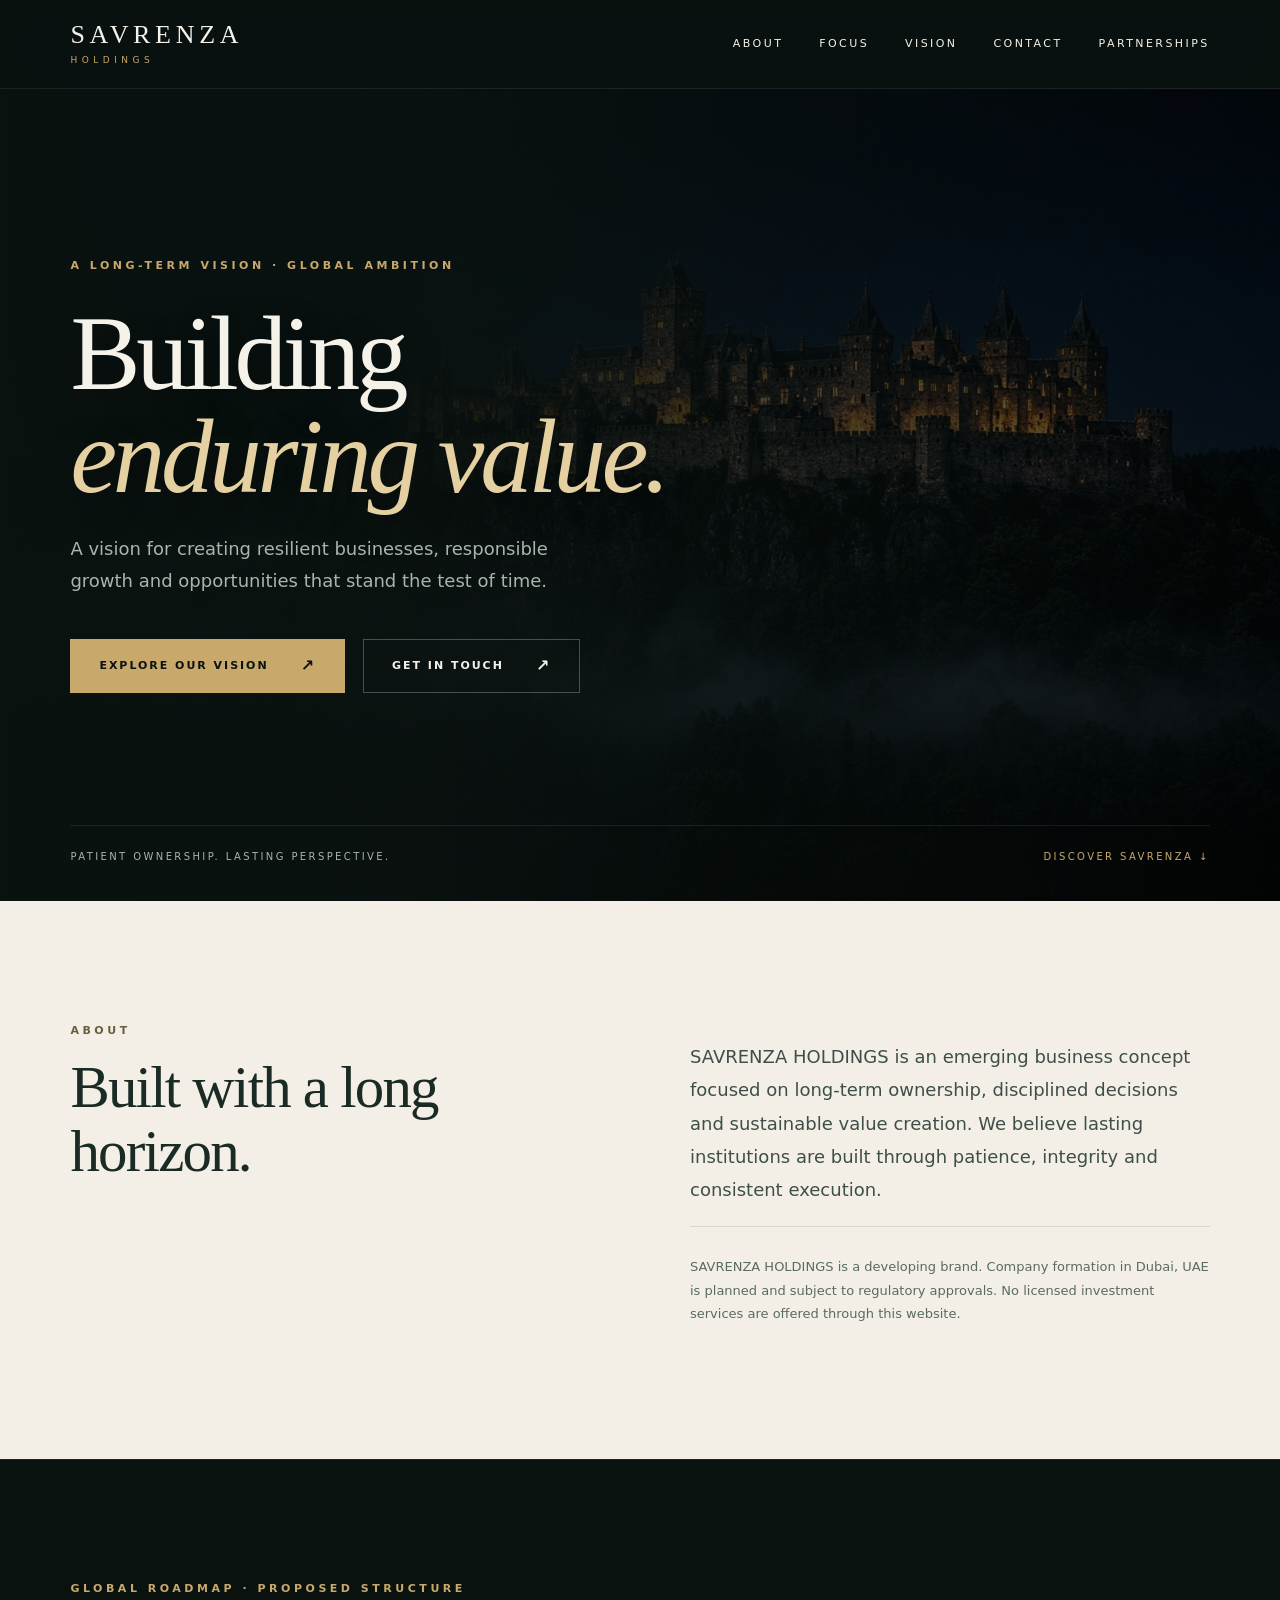
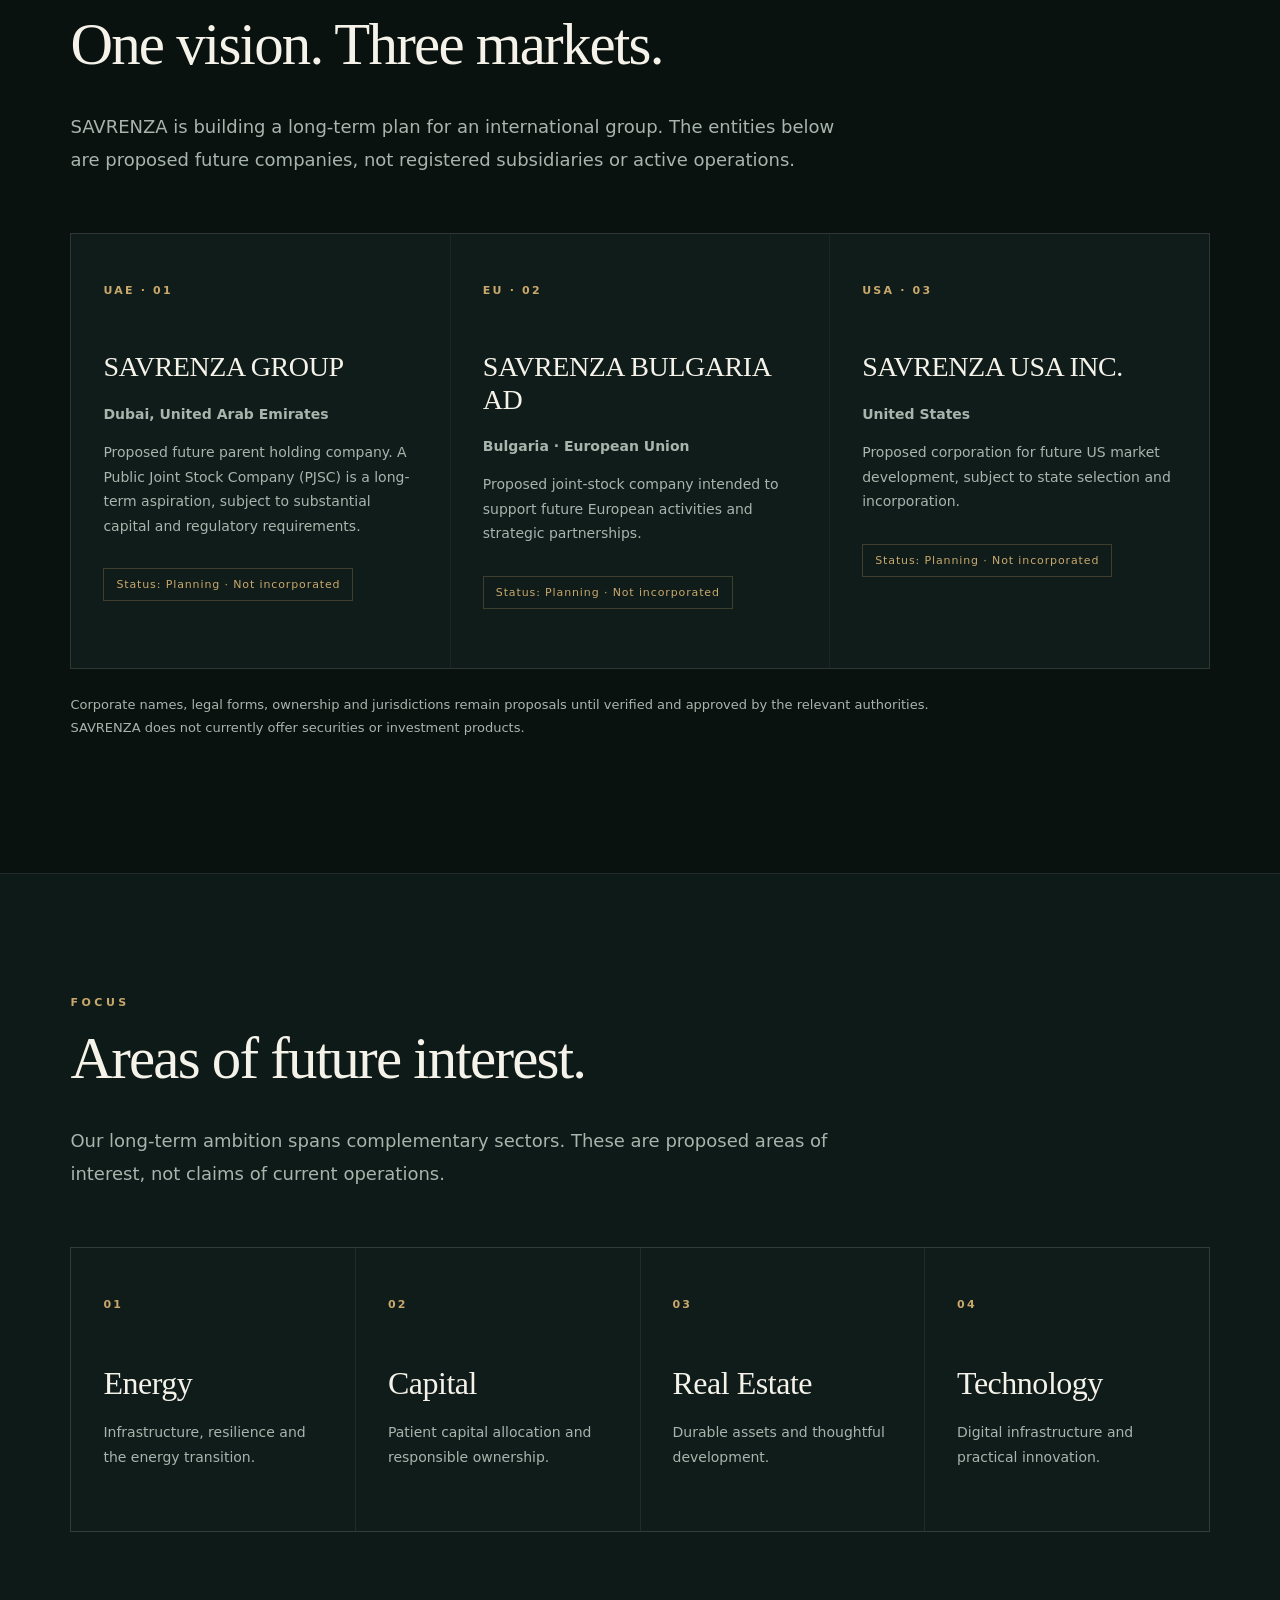
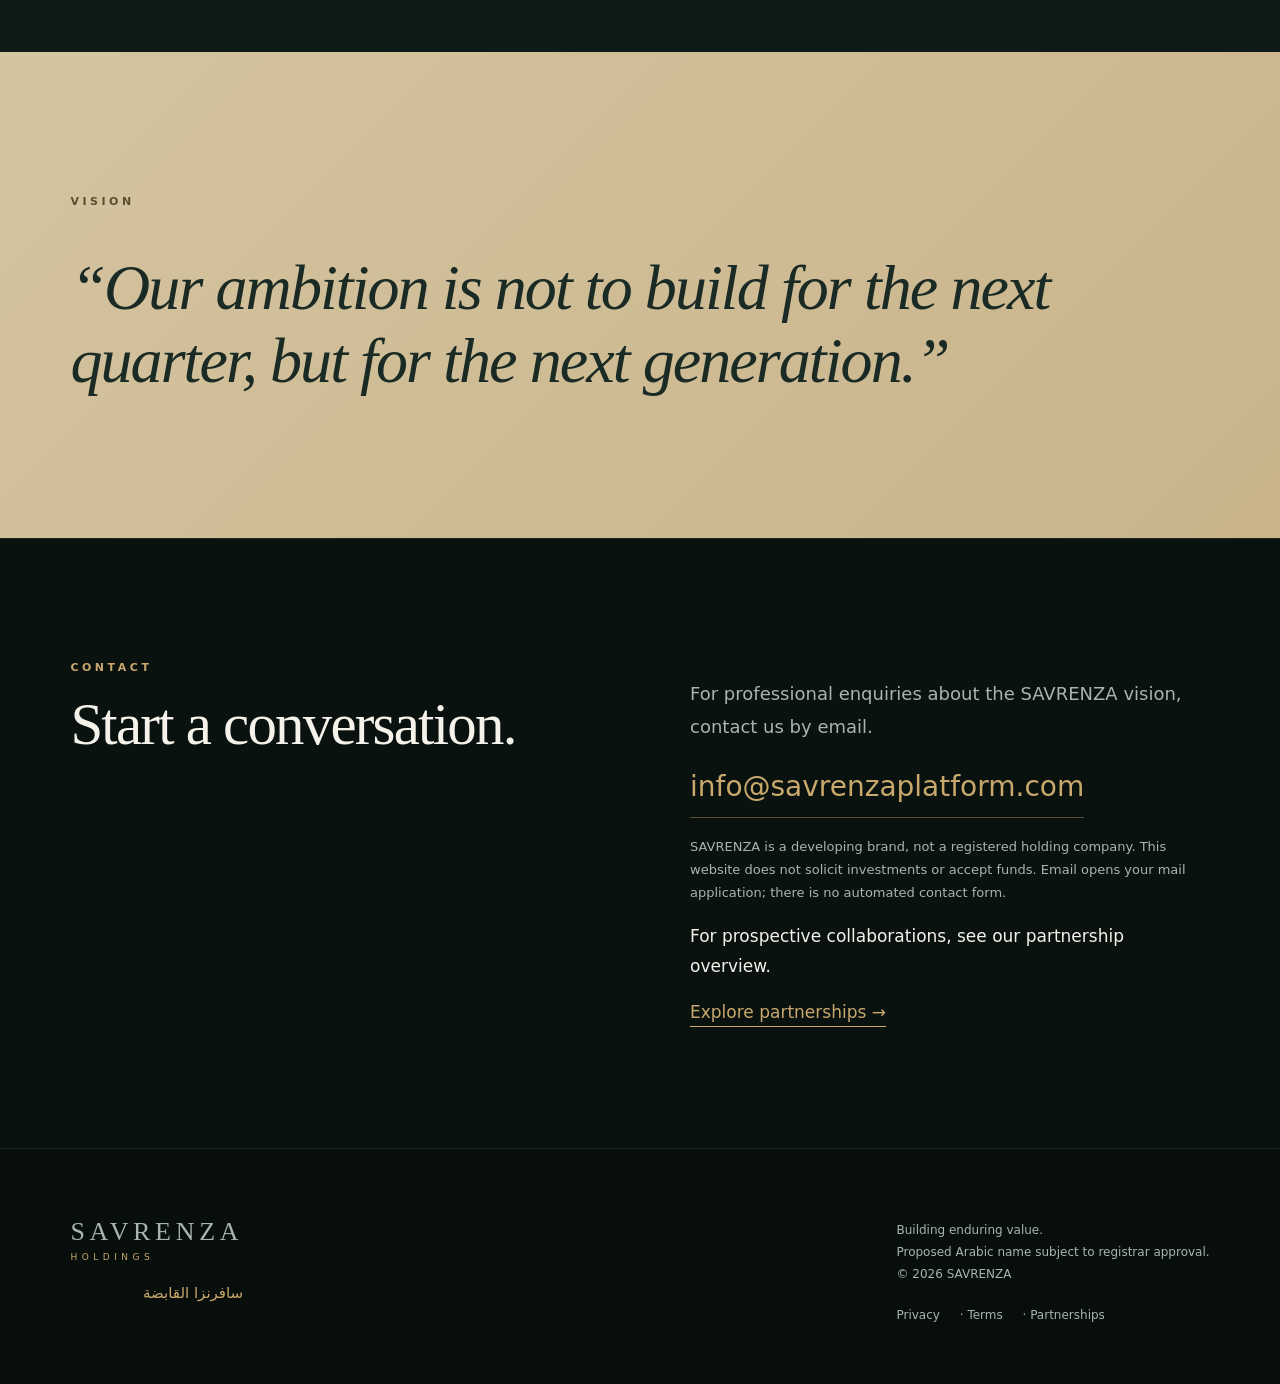
<file: index.html>
<!DOCTYPE html>
<html lang="en"><head><meta charset="utf-8"/><meta content="width=device-width, initial-scale=1" name="viewport"/><meta content="#101c1a" name="theme-color"/><meta content="SAVRENZA is a developing business brand with a long-term vision for responsible ownership, energy, technology and enduring value." name="description"/><meta content="index,follow" name="robots"/><link href="https://savrenzaplatform.com/" rel="canonical"/><meta content="website" property="og:type"/><meta content="SAVRENZA — Building Enduring Value" property="og:title"/><meta content="A long-term vision for responsible growth, resilient businesses and enduring value." property="og:description"/><meta content="https://savrenzaplatform.com/" property="og:url"/><meta content="summary" name="twitter:card"/><link href="/assets/favicon.svg" rel="icon" type="image/svg+xml"/><title>SAVRENZA HOLDINGS — Building Enduring Value</title><link rel="stylesheet" href="/assets/holdings-v5.css"/></head><body><a class="skip-link" href="#main-content">Skip to main content</a><header><div class="wrap nav"><a aria-label="SAVRENZA HOLDINGS" class="brand" href="#top">SAVRENZA<small>HOLDINGS</small></a><nav aria-label="Primary navigation" class="navlinks" id="primary-nav"><a data-i="navAbout" href="#about">About</a><a data-i="navFocus" href="#focus">Focus</a><a data-i="navVision" href="#vision">Vision</a><a data-i="navContact" href="#contact">Contact</a><a href="partnerships.html">Partnerships</a></nav><div class="nav-controls"><button aria-controls="primary-nav" aria-expanded="false" aria-label="Open navigation" class="menu-toggle" id="menu-toggle" type="button">Menu</button></div></div></header><main id="main-content"><div id="top"></div><div class="hero"><img class="hero-photo" src="/assets/hero-fortress.jpg" alt=""><div class="hero-shade" aria-hidden="true"></div><div class="hero-art" aria-hidden="true"></div><div class="wrap"><div class="eyebrow" data-i="eyebrow">A long-term vision · Global ambition</div><h1>Building<br/><em>enduring value.</em></h1><p data-i="intro">A vision for creating resilient businesses, responsible growth and opportunities that stand the test of time.</p><div class="actions"><a class="button" data-i="explore" href="#about">Explore our vision</a><a class="button secondary" data-i="connect" href="#contact">Get in touch</a></div></div><div class="hero-bottom"><span>Patient ownership. Lasting perspective.</span><a href="#about">Discover Savrenza ↓</a></div></div><section id="about"><div class="wrap two"><div><div class="eyebrow" data-i="navAbout">About</div><h2 data-i="aboutTitle">Built with a long horizon.</h2></div><div><p class="lead" data-i="aboutText">SAVRENZA HOLDINGS is an emerging business concept focused on long-term ownership, disciplined decisions and sustainable value creation. We believe lasting institutions are built through patience, integrity and consistent execution.</p><p class="note" data-i="status">SAVRENZA HOLDINGS is a developing brand. Company formation in Dubai, UAE is planned and subject to regulatory approvals. No licensed investment services are offered through this website.</p></div></div></section><section id="global-structure" aria-labelledby="global-structure-title"><div class="wrap"><div class="eyebrow">GLOBAL ROADMAP · PROPOSED STRUCTURE</div><h2 id="global-structure-title">One vision. Three markets.</h2><p class="lead">SAVRENZA is building a long-term plan for an international group. The entities below are proposed future companies, not registered subsidiaries or active operations.</p><div class="grid"><article class="card"><span class="num">UAE · 01</span><h3>SAVRENZA GROUP</h3><p><strong>Dubai, United Arab Emirates</strong></p><p>Proposed future parent holding company. A Public Joint Stock Company (PJSC) is a long-term aspiration, subject to substantial capital and regulatory requirements.</p><p class="note">Status: Planning · Not incorporated</p></article><article class="card"><span class="num">EU · 02</span><h3>SAVRENZA BULGARIA AD</h3><p><strong>Bulgaria · European Union</strong></p><p>Proposed joint-stock company intended to support future European activities and strategic partnerships.</p><p class="note">Status: Planning · Not incorporated</p></article><article class="card"><span class="num">USA · 03</span><h3>SAVRENZA USA INC.</h3><p><strong>United States</strong></p><p>Proposed corporation for future US market development, subject to state selection and incorporation.</p><p class="note">Status: Planning · Not incorporated</p></article></div><p class="note" style="margin-top:24px">Corporate names, legal forms, ownership and jurisdictions remain proposals until verified and approved by the relevant authorities. SAVRENZA does not currently offer securities or investment products.</p></div></section><section id="focus"><div class="wrap"><div class="eyebrow" data-i="navFocus">Focus</div><h2 data-i="focusTitle">Areas of future interest.</h2><p class="lead" data-i="focusIntro">Our long-term ambition spans complementary sectors. These are proposed areas of interest, not claims of current operations.</p><div class="grid"><article class="card"><span class="num">01</span><h3 data-i="energy">Energy</h3><p data-i="energyText">Infrastructure, resilience and the energy transition.</p></article><article class="card"><span class="num">02</span><h3 data-i="capital">Capital</h3><p data-i="capitalText">Patient capital allocation and responsible ownership.</p></article><article class="card"><span class="num">03</span><h3 data-i="realestate">Real Estate</h3><p data-i="realestateText">Durable assets and thoughtful development.</p></article><article class="card"><span class="num">04</span><h3 data-i="tech">Technology</h3><p data-i="techText">Digital infrastructure and practical innovation.</p></article></div></div></section><section class="statement" id="vision"><div class="wrap"><div class="eyebrow" data-i="navVision">Vision</div><blockquote data-i="quote">“Our ambition is not to build for the next quarter, but for the next generation.”</blockquote></div></section><section id="contact"><div class="wrap two"><div><div class="eyebrow" data-i="navContact">Contact</div><h2 data-i="contactTitle">Start a conversation.</h2></div><div><p class="lead" data-i="contactText">For professional enquiries about the SAVRENZA vision, contact us by email.</p><p><a class="contact-link" href="mailto:info@savrenzaplatform.com">info@savrenzaplatform.com</a></p><p class="note" data-i="contactNote">SAVRENZA is a developing brand, not a registered holding company. This website does not solicit investments or accept funds. Email opens your mail application; there is no automated contact form.</p><p>For prospective collaborations, see our partnership overview.</p><a href="partnerships.html">Explore partnerships →</a></div></div></section></main><footer><div class="wrap foot"><div><div class="brand">SAVRENZA<small>HOLDINGS</small></div><div class="arabic" dir="rtl" lang="ar">سافرنزا القابضة</div></div><div><span data-i="footer">Building enduring value.</span><br/><span data-i="legal">Proposed Arabic name subject to registrar approval.</span><br/>© <span id="year">2026</span> SAVRENZA<p><a href="privacy.html">Privacy</a> · <a href="terms.html">Terms</a> · <a href="partnerships.html">Partnerships</a></p></div></div></footer><script defer="" src="assets/holdings-accessibility.js"></script></body></html>
</file>
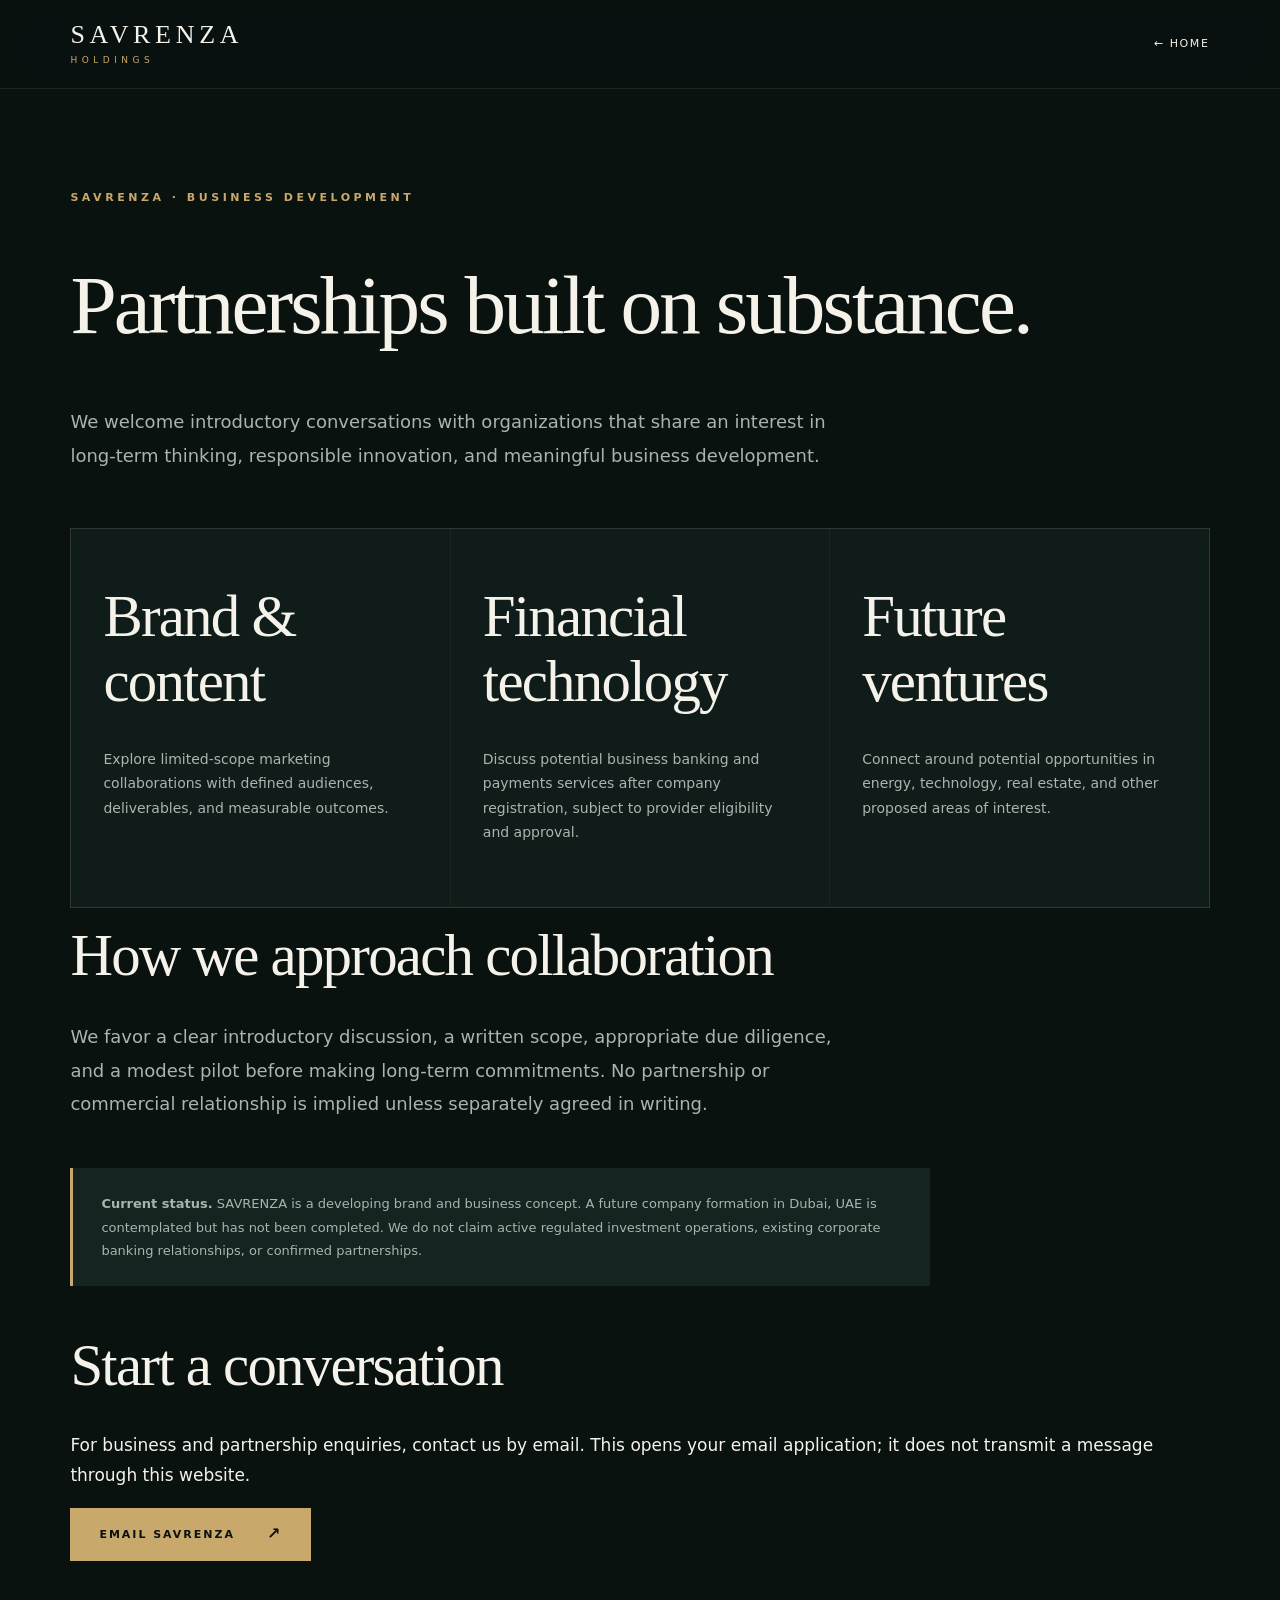
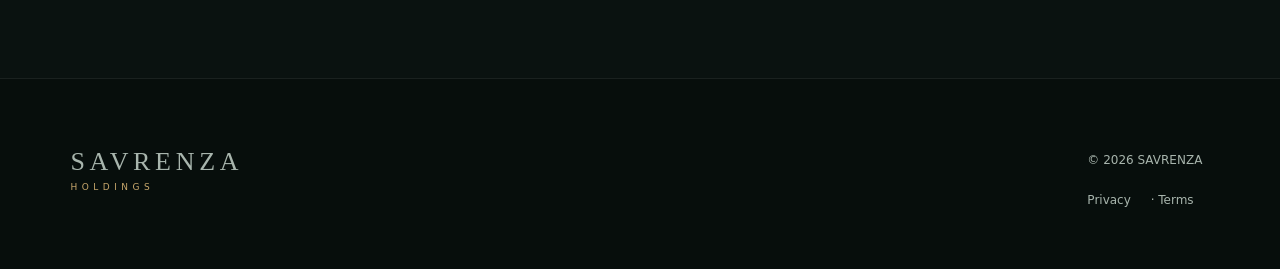
<file: partnerships.html>
<!doctype html>
<html lang="en">
<head>
  <meta charset="utf-8">
  <meta name="viewport" content="width=device-width,initial-scale=1">
  <meta name="description" content="Explore potential collaborations with SAVRENZA HOLDINGS, a developing long-term business concept.">
  <meta name="theme-color" content="#0a1210">
  <link rel="canonical" href="https://savrenzaplatform.com/partnerships.html">
  <link rel="icon" href="/assets/favicon.svg" type="image/svg+xml">
  <title>Partnerships | SAVRENZA HOLDINGS</title>
  <link rel="stylesheet" href="/assets/holdings-v5.css">
</head>
<body class="partnership-page">
  <a class="skip-link" href="#main-content">Skip to main content</a>
  <header>
    <div class="wrap nav">
      <a aria-label="SAVRENZA HOLDINGS" class="brand" href="/">SAVRENZA<small>HOLDINGS</small></a>
      <a href="/" style="margin-left:auto; letter-spacing:0.15em; text-transform:uppercase; font-size:11px;">← Home</a>
    </div>
  </header>
  <main id="main-content" class="wrap">
    <div class="eyebrow">SAVRENZA · Business development</div>
    <h1>Partnerships built on substance.</h1>
    <p class="lead">We welcome introductory conversations with organizations that share an interest in long-term thinking, responsible innovation, and meaningful business development.</p>
    <div class="grid">
      <article class="card">
        <h2>Brand & content</h2>
        <p>Explore limited-scope marketing collaborations with defined audiences, deliverables, and measurable outcomes.</p>
      </article>
      <article class="card">
        <h2>Financial technology</h2>
        <p>Discuss potential business banking and payments services after company registration, subject to provider eligibility and approval.</p>
      </article>
      <article class="card">
        <h2>Future ventures</h2>
        <p>Connect around potential opportunities in energy, technology, real estate, and other proposed areas of interest.</p>
      </article>
    </div>
    <h2>How we approach collaboration</h2>
    <p class="lead">We favor a clear introductory discussion, a written scope, appropriate due diligence, and a modest pilot before making long-term commitments. No partnership or commercial relationship is implied unless separately agreed in writing.</p>
    <div class="note" style="border-left:3px solid var(--gold); padding:24px 28px; background:var(--panel); margin:48px 0;">
      <strong>Current status.</strong> SAVRENZA is a developing brand and business concept. A future company formation in Dubai, UAE is contemplated but has not been completed. We do not claim active regulated investment operations, existing corporate banking relationships, or confirmed partnerships.
    </div>
    <h2>Start a conversation</h2>
    <p>For business and partnership enquiries, contact us by email. This opens your email application; it does not transmit a message through this website.</p>
    <p><a class="button" href="mailto:info@savrenzaplatform.com?subject=SAVRENZA%20Partnership%20Enquiry">Email SAVRENZA</a></p>
  </main>
  <footer>
    <div class="wrap foot">
      <div>
        <div class="brand">SAVRENZA<small>HOLDINGS</small></div>
      </div>
      <div>
        <span>© 2026 SAVRENZA</span>
        <p><a href="privacy.html">Privacy</a> · <a href="terms.html">Terms</a></p>
      </div>
    </div>
  </footer>
</body>
</html>
</file>
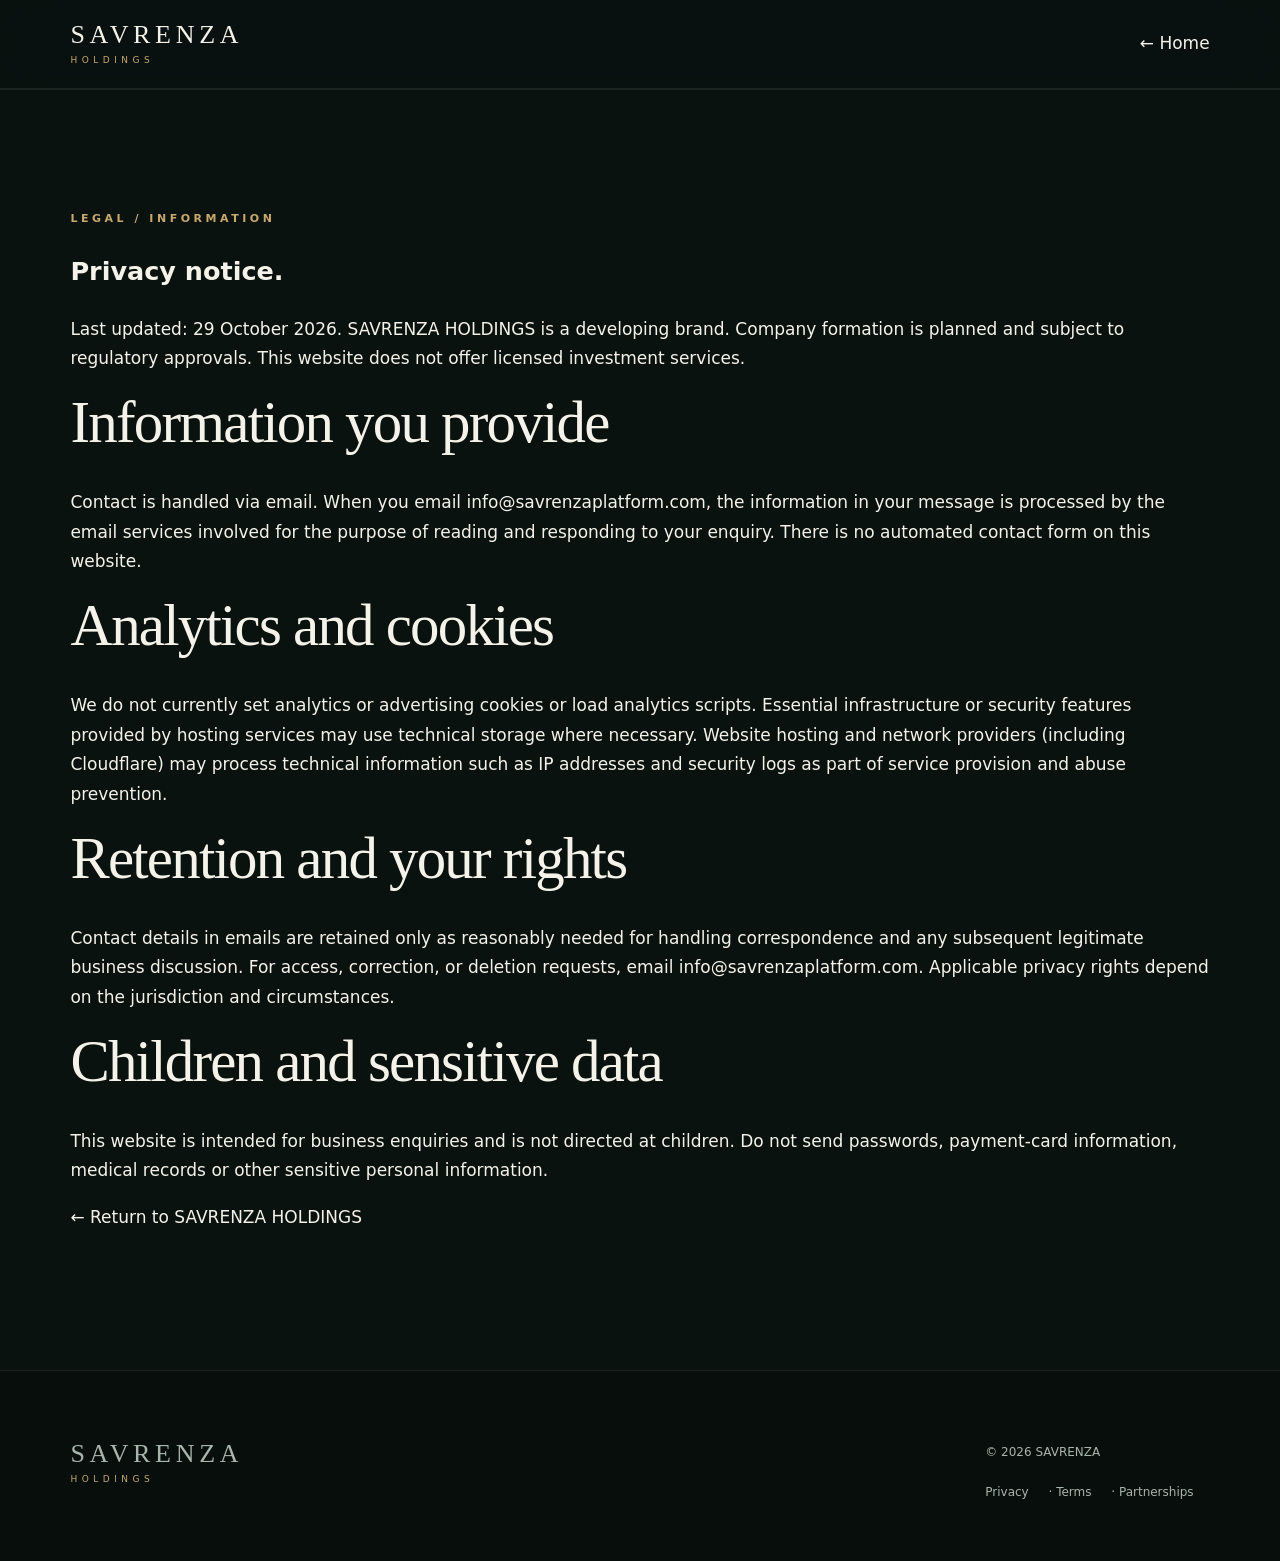
<file: privacy.html>
<!doctype html>
<html lang="en">
<head>
  <meta charset="utf-8">
  <meta name="viewport" content="width=device-width,initial-scale=1">
  <meta name="robots" content="index,follow">
  <meta name="theme-color" content="#101c1a">
  <title>Privacy Notice | SAVRENZA HOLDINGS</title>
  <meta name="description" content="Privacy notice for the SAVRENZA HOLDINGS developing brand website.">
  <link rel="canonical" href="https://savrenzaplatform.com/privacy.html">
  <link rel="icon" href="/assets/favicon.svg" type="image/svg+xml">
  <link rel="stylesheet" href="/assets/holdings-v5.css">
</head>
<body>
  <a class="skip-link" href="#main-content">Skip to main content</a>
  <header>
    <div class="wrap nav">
      <a aria-label="SAVRENZA HOLDINGS" class="brand" href="/">SAVRENZA<small>HOLDINGS</small></a>
      <a href="/" style="margin-left:auto">← Home</a>
    </div>
  </header>
  <main id="main-content">
    <section>
      <div class="wrap">
        <div class="eyebrow">LEGAL / INFORMATION</div>
        <h1>Privacy notice.</h1>
        <p>Last updated: 29 October 2026. SAVRENZA HOLDINGS is a developing brand. Company formation is planned and subject to regulatory approvals. This website does not offer licensed investment services.</p>

        <h2>Information you provide</h2>
        <p>Contact is handled via email. When you email <a href="mailto:info@savrenzaplatform.com">info@savrenzaplatform.com</a>, the information in your message is processed by the email services involved for the purpose of reading and responding to your enquiry. There is no automated contact form on this website.</p>

        <h2>Analytics and cookies</h2>
        <p>We do not currently set analytics or advertising cookies or load analytics scripts. Essential infrastructure or security features provided by hosting services may use technical storage where necessary. Website hosting and network providers (including Cloudflare) may process technical information such as IP addresses and security logs as part of service provision and abuse prevention.</p>

        <h2>Retention and your rights</h2>
        <p>Contact details in emails are retained only as reasonably needed for handling correspondence and any subsequent legitimate business discussion. For access, correction, or deletion requests, email <a href="mailto:info@savrenzaplatform.com">info@savrenzaplatform.com</a>. Applicable privacy rights depend on the jurisdiction and circumstances.</p>

        <h2>Children and sensitive data</h2>
        <p>This website is intended for business enquiries and is not directed at children. Do not send passwords, payment-card information, medical records or other sensitive personal information.</p>

        <p><a href="/">← Return to SAVRENZA HOLDINGS</a></p>
      </div>
    </section>
  </main>
  <footer>
    <div class="wrap foot">
      <div>
        <div class="brand">SAVRENZA<small>HOLDINGS</small></div>
      </div>
      <div>
        <span>© 2026 SAVRENZA</span>
        <p><a href="privacy.html">Privacy</a> · <a href="terms.html">Terms</a> · <a href="partnerships.html">Partnerships</a></p>
      </div>
    </div>
  </footer>
</body>
</html>
</file>
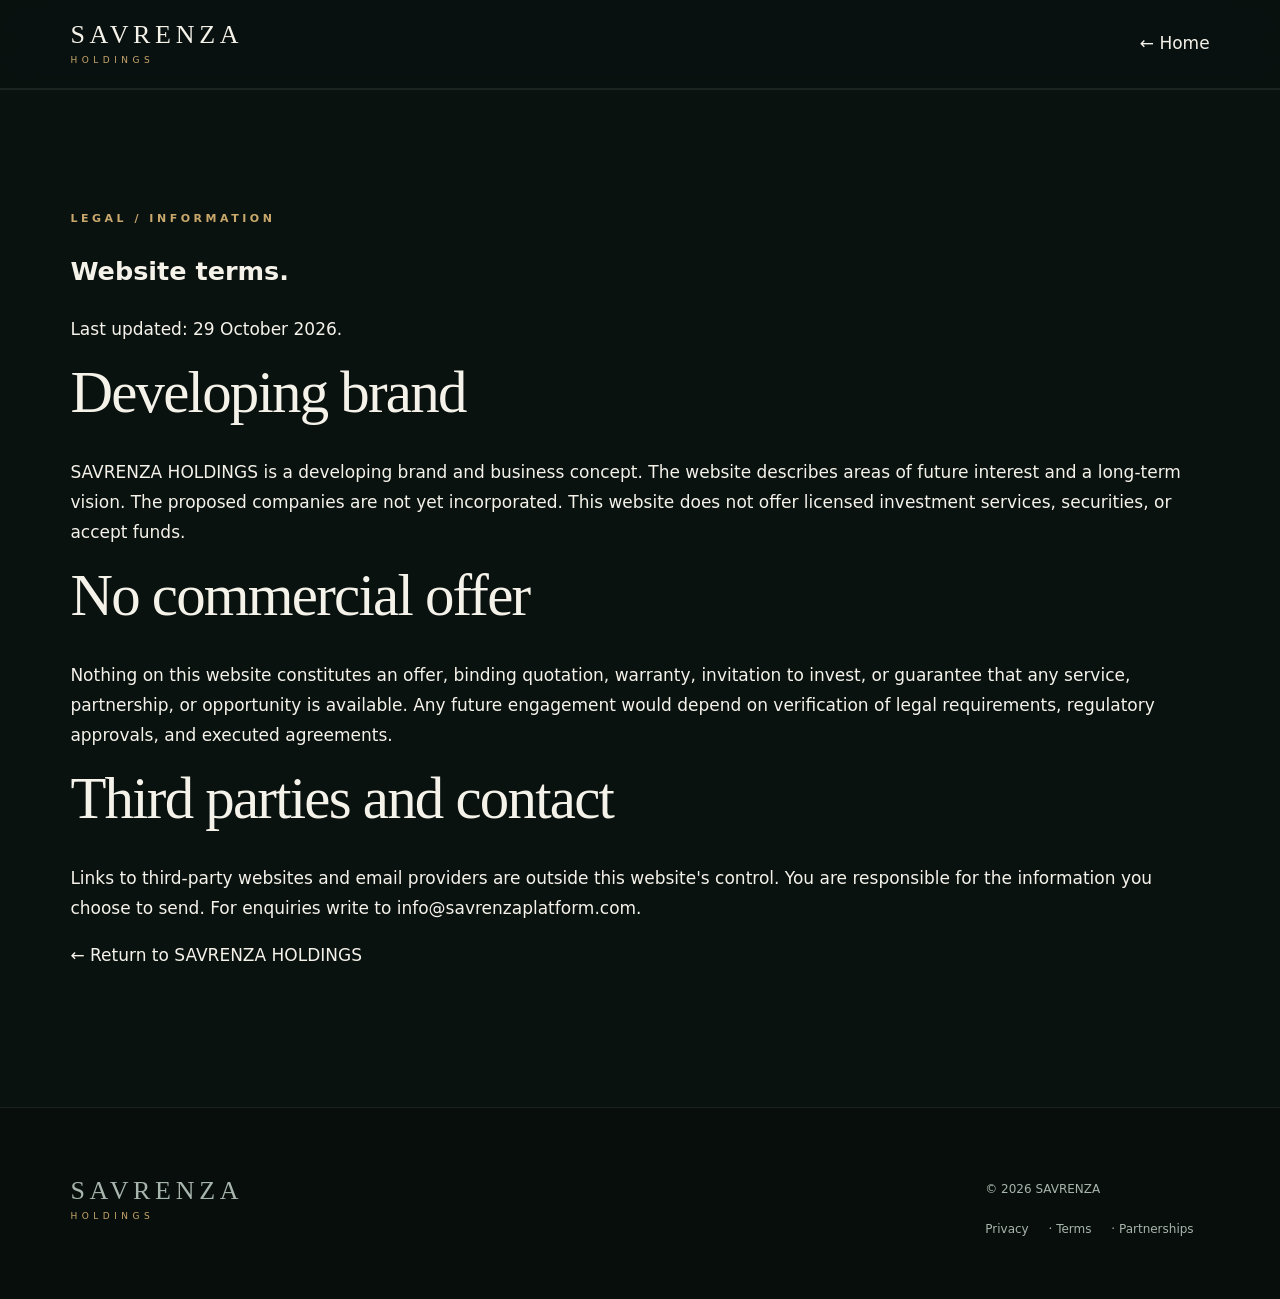
<file: terms.html>
<!doctype html>
<html lang="en">
<head>
  <meta charset="utf-8">
  <meta name="viewport" content="width=device-width,initial-scale=1">
  <meta name="robots" content="index,follow">
  <meta name="theme-color" content="#101c1a">
  <title>Website Terms | SAVRENZA HOLDINGS</title>
  <meta name="description" content="Website information and disclaimers for SAVRENZA HOLDINGS.">
  <link rel="canonical" href="https://savrenzaplatform.com/terms.html">
  <link rel="icon" href="/assets/favicon.svg" type="image/svg+xml">
  <link rel="stylesheet" href="/assets/holdings-v5.css">
</head>
<body>
  <a class="skip-link" href="#main-content">Skip to main content</a>
  <header>
    <div class="wrap nav">
      <a aria-label="SAVRENZA HOLDINGS" class="brand" href="/">SAVRENZA<small>HOLDINGS</small></a>
      <a href="/" style="margin-left:auto">← Home</a>
    </div>
  </header>
  <main id="main-content">
    <section>
      <div class="wrap">
        <div class="eyebrow">LEGAL / INFORMATION</div>
        <h1>Website terms.</h1>
        <p>Last updated: 29 October 2026.</p>

        <h2>Developing brand</h2>
        <p>SAVRENZA HOLDINGS is a developing brand and business concept. The website describes areas of future interest and a long-term vision. The proposed companies are not yet incorporated. This website does not offer licensed investment services, securities, or accept funds.</p>

        <h2>No commercial offer</h2>
        <p>Nothing on this website constitutes an offer, binding quotation, warranty, invitation to invest, or guarantee that any service, partnership, or opportunity is available. Any future engagement would depend on verification of legal requirements, regulatory approvals, and executed agreements.</p>

        <h2>Third parties and contact</h2>
        <p>Links to third-party websites and email providers are outside this website's control. You are responsible for the information you choose to send. For enquiries write to <a href="mailto:info@savrenzaplatform.com">info@savrenzaplatform.com</a>.</p>

        <p><a href="/">← Return to SAVRENZA HOLDINGS</a></p>
      </div>
    </section>
  </main>
  <footer>
    <div class="wrap foot">
      <div>
        <div class="brand">SAVRENZA<small>HOLDINGS</small></div>
      </div>
      <div>
        <span>© 2026 SAVRENZA</span>
        <p><a href="privacy.html">Privacy</a> · <a href="terms.html">Terms</a> · <a href="partnerships.html">Partnerships</a></p>
      </div>
    </div>
  </footer>
</body>
</html>
</file>
<file: assets/holdings-v5.css>
:root {
  color-scheme: dark;
  --bg: #0a1210;
  --bg-elevated: #101c1a;
  --panel: #152421;
  --text: #f5f2ea;
  --muted: #a8b5ad;
  --gold: #c9a86c;
  --gold-light: #e4d0a0;
  --gold-dark: #a88b4e;
  --line: rgba(255, 255, 255, 0.08);
  --line-strong: rgba(201, 168, 108, 0.25);
  --shadow: 0 20px 60px rgba(0, 0, 0, 0.4);
  --radius: 2px;
}

* { box-sizing: border-box; }
html {
  scroll-behavior: smooth;
  scroll-padding-top: 100px;
}
body {
  margin: 0;
  background: var(--bg);
  color: var(--text);
  font: 17px/1.75 'Inter', system-ui, -apple-system, 'Segoe UI', sans-serif;
  -webkit-font-smoothing: antialiased;
  -moz-osx-font-smoothing: grayscale;
}

a { color: inherit; text-decoration: none; transition: color 0.25s ease; }
button { font: inherit; }
::selection { background: var(--gold); color: var(--bg); }

.wrap {
  width: 100%;
  max-width: 1480px;
  margin: auto;
  padding: 0 5.5%;
}

/* Header */
header {
  position: sticky;
  top: 0;
  z-index: 100;
  background: rgba(10, 18, 16, 0.85);
  border-bottom: 1px solid var(--line);
  backdrop-filter: blur(24px) saturate(180%);
  -webkit-backdrop-filter: blur(24px) saturate(180%);
}
.nav {
  min-height: 88px;
  display: flex;
  align-items: center;
  justify-content: space-between;
  gap: 32px;
}
.brand {
  font: 500 26px/1 'Georgia', 'Times New Roman', serif;
  letter-spacing: 0.18em;
  text-transform: uppercase;
}
.brand small {
  display: block;
  font: 500 9px/1.4 system-ui, sans-serif;
  letter-spacing: 0.5em;
  margin-top: 6px;
  color: var(--gold);
}
.navlinks {
  display: flex;
  gap: 36px;
  align-items: center;
  font-size: 11px;
  letter-spacing: 0.22em;
  text-transform: uppercase;
  font-weight: 500;
}
.navlinks a {
  padding: 10px 0;
  position: relative;
}
.navlinks a:hover { color: var(--gold); }
.navlinks a::after {
  content: '';
  position: absolute;
  bottom: 4px;
  left: 0;
  width: 0;
  height: 1px;
  background: var(--gold);
  transition: width 0.3s ease;
}
.navlinks a:hover::after { width: 100%; }
.nav-controls { display: none; }
.menu-toggle {
  border: 1px solid var(--line-strong);
  padding: 10px 16px;
  background: transparent;
  color: var(--text);
  cursor: pointer;
  letter-spacing: 0.15em;
  text-transform: uppercase;
  font-size: 11px;
}
.skip-link {
  position: fixed;
  top: -100px;
  left: 20px;
  z-index: 200;
  padding: 12px 22px;
  background: var(--gold);
  color: var(--bg);
  font-weight: 600;
}
.skip-link:focus { top: 12px; }
:focus-visible {
  outline: 2px solid var(--gold);
  outline-offset: 4px;
}

/* Hero */
.hero {
  position: relative;
  isolation: isolate;
  min-height: min(920px, calc(100svh - 88px));
  display: flex;
  align-items: center;
  overflow: hidden;
  background: var(--bg);
}
.hero-photo {
  position: absolute;
  inset: 0;
  z-index: 0;
  width: 100%;
  height: 100%;
  object-fit: cover;
  object-position: 60% center;
  filter: brightness(0.55) contrast(1.05);
}
.hero-shade {
  position: absolute;
  inset: 0;
  z-index: 1;
  background: linear-gradient(90deg, #0a1210 0%, rgba(10,18,16,0.92) 32%, rgba(10,18,16,0.55) 60%, rgba(10,18,16,0.25) 100%);
}
.hero > .wrap {
  position: relative;
  z-index: 3;
  padding-top: 100px;
  padding-bottom: 140px;
}
.eyebrow {
  font-size: 11px;
  line-height: 1.6;
  text-transform: uppercase;
  letter-spacing: 0.32em;
  color: var(--gold);
  font-weight: 600;
}
.hero h1 {
  max-width: 820px;
  font: 400 clamp(68px, 8.2vw, 128px)/0.98 Georgia, 'Times New Roman', serif;
  letter-spacing: -0.04em;
  margin: 28px 0 24px;
  text-shadow: 0 12px 40px rgba(0,0,0,0.4);
}
.hero h1 em {
  color: var(--gold-light);
  font-style: italic;
  font-weight: 400;
}
.hero p {
  max-width: 520px;
  color: var(--muted);
  font-size: 18px;
  line-height: 1.8;
}
.actions {
  display: flex;
  flex-wrap: wrap;
  gap: 18px;
  margin-top: 42px;
}
.button {
  display: inline-flex;
  align-items: center;
  justify-content: space-between;
  gap: 32px;
  padding: 16px 28px;
  background: var(--gold);
  color: #0a1210;
  border: 1px solid var(--gold);
  font-size: 11px;
  letter-spacing: 0.18em;
  text-transform: uppercase;
  font-weight: 650;
  transition: all 0.3s cubic-bezier(0.23, 1, 0.32, 1);
  position: relative;
  overflow: hidden;
}
.button:after {
  content: '↗';
  font-size: 16px;
  line-height: 1;
  transition: transform 0.3s ease;
}
.button:hover {
  background: var(--gold-light);
  transform: translateY(-3px);
  box-shadow: 0 12px 30px rgba(201, 168, 108, 0.25);
}
.button:hover:after { transform: translate(4px, -4px); }
.button.secondary {
  background: transparent;
  color: var(--text);
  border-color: rgba(255,255,255,0.25);
}
.button.secondary:hover {
  background: rgba(255,255,255,0.06);
  border-color: var(--gold);
  color: var(--gold-light);
}
.hero-bottom {
  position: absolute;
  bottom: 36px;
  left: 5.5%;
  right: 5.5%;
  display: flex;
  justify-content: space-between;
  border-top: 1px solid var(--line);
  padding-top: 22px;
  color: var(--muted);
  font-size: 10px;
  letter-spacing: 0.24em;
  text-transform: uppercase;
  z-index: 3;
}
.hero-bottom a { color: var(--gold); }
.hero-bottom a:hover { color: var(--gold-light); }

/* Sections */
section {
  padding: 120px 0;
  border-top: 1px solid var(--line);
}
h2 {
  font: 400 clamp(40px, 4.6vw, 72px)/1.1 Georgia, 'Times New Roman', serif;
  letter-spacing: -0.03em;
  margin: 16px 0 32px;
}
.lead {
  font-size: 18px;
  line-height: 1.85;
  color: var(--muted);
  max-width: 780px;
}
.two {
  display: grid;
  grid-template-columns: 1fr 1fr;
  gap: 100px;
  align-items: start;
}
.note {
  font-size: 13px;
  line-height: 1.8;
  color: var(--muted);
  max-width: 860px;
}

/* Cards / Grid */
.grid {
  display: grid;
  grid-template-columns: repeat(4, minmax(0, 1fr));
  margin-top: 56px;
  gap: 1px;
  background: var(--line);
  border: 1px solid var(--line);
}
.card {
  position: relative;
  padding: 40px 32px 48px;
  background: var(--bg-elevated);
  transition: all 0.35s cubic-bezier(0.23, 1, 0.32, 1);
}
.card:hover {
  background: #1a2a26;
  transform: translateY(-4px);
  box-shadow: var(--shadow);
  z-index: 2;
}
.num {
  font-size: 11px;
  letter-spacing: 0.2em;
  color: var(--gold);
  font-weight: 600;
}
.card h3 {
  font: 400 32px/1.15 Georgia, serif;
  margin: 48px 0 18px;
  letter-spacing: -0.015em;
}
.card p {
  font-size: 14px;
  line-height: 1.75;
  color: var(--muted);
}

/* Specific sections */
#about {
  background: #f3efe6;
  color: #1a2a24;
}
#about .eyebrow { color: #6b5e3e; }
#about .lead { color: #3d4f48; }
#about .note {
  color: #5a6b62;
  border-top: 1px solid rgba(26,42,36,0.12);
  padding-top: 28px;
  margin-top: 20px;
}
#global-structure .grid { grid-template-columns: repeat(3, minmax(0, 1fr)); }
#global-structure .card h3 { font-size: 28px; }
#global-structure .card .note {
  display: inline-block;
  color: var(--gold);
  font-size: 11px;
  letter-spacing: 0.08em;
  border: 1px solid var(--line-strong);
  padding: 6px 12px;
  margin-top: 16px;
}
#focus { background: #0e1a17; }
.statement {
  padding: 140px 0;
  background: linear-gradient(135deg, #d4c4a0 0%, #c9b48a 100%);
  color: #1a2a24;
}
.statement .eyebrow {
  color: #5a4e32;
  margin-bottom: 40px;
}
.statement blockquote {
  font: 400 clamp(38px, 5vw, 76px)/1.15 Georgia, serif;
  letter-spacing: -0.03em;
  max-width: 1100px;
  margin: 0;
  font-style: italic;
}
#contact .contact-link {
  display: inline-block;
  color: var(--gold);
  font-size: clamp(18px, 2.2vw, 28px);
  border-bottom: 1px solid rgba(201,168,108,0.4);
  padding-bottom: 6px;
  transition: border-color 0.25s;
}
#contact .contact-link:hover { border-color: var(--gold); }
#contact a[href='partnerships.html'] {
  color: var(--gold);
  border-bottom: 1px solid var(--gold);
  padding-bottom: 4px;
}

/* Footer */
footer {
  padding: 70px 0 40px;
  background: #070e0c;
  border-top: 1px solid var(--line);
}
.foot {
  display: flex;
  justify-content: space-between;
  gap: 40px;
  color: var(--muted);
  font-size: 12px;
  line-height: 1.85;
}
.foot p a {
  display: inline-block;
  padding: 6px 0;
  margin-right: 16px;
}
.foot p a:hover { color: var(--gold); }
.arabic {
  font-size: 15px;
  margin-top: 16px;
  color: var(--gold);
}

/* Responsive */
@media (max-width: 1100px) {
  .two { gap: 60px; }
  .grid { grid-template-columns: repeat(2, minmax(0, 1fr)); }
  #global-structure .grid { grid-template-columns: 1fr; }
}
@media (max-width: 760px) {
  html { scroll-padding-top: 80px; }
  .nav { min-height: 72px; }
  .brand { font-size: 22px; }
  .nav-controls { display: block; }
  .navlinks {
    display: none;
    position: fixed;
    top: 72px;
    left: 0;
    right: 0;
    bottom: 0;
    background: var(--bg);
    flex-direction: column;
    align-items: stretch;
    gap: 0;
    padding: 20px 24px 60px;
    z-index: 90;
    overflow: auto;
  }
  .js .navlinks.open { display: flex; }
  .navlinks a {
    padding: 20px 0;
    border-bottom: 1px solid var(--line);
    font-size: 16px;
  }
  .hero { min-height: 720px; }
  .hero > .wrap { padding-top: 70px; padding-bottom: 120px; }
  .hero h1 { font-size: clamp(52px, 12vw, 72px); }
  .hero-bottom {
    flex-direction: column;
    align-items: flex-start;
    gap: 14px;
  }
  .two { grid-template-columns: 1fr; gap: 24px; }
  section { padding: 80px 0; }
  .statement { padding: 90px 0; }
  .foot { flex-direction: column; }
  .grid { grid-template-columns: 1fr; }
}
@media (prefers-reduced-motion: reduce) {
  html { scroll-behavior: auto; }
  *, *:before, *:after {
    transition: none !important;
    animation: none !important;
  }
}

/* Partnership page adjustments */
.partnership-page main.wrap {
  padding-top: 100px;
  padding-bottom: 100px;
}
.partnership-page h1 {
  font: 400 clamp(48px, 6.5vw, 92px)/1.05 Georgia, serif;
  letter-spacing: -0.035em;
  max-width: 980px;
}
.partnership-page .grid {
  grid-template-columns: repeat(3, minmax(0, 1fr));
  gap: 1px;
}
@media (max-width: 760px) {
  .partnership-page .grid { grid-template-columns: 1fr; }
}
</file>
